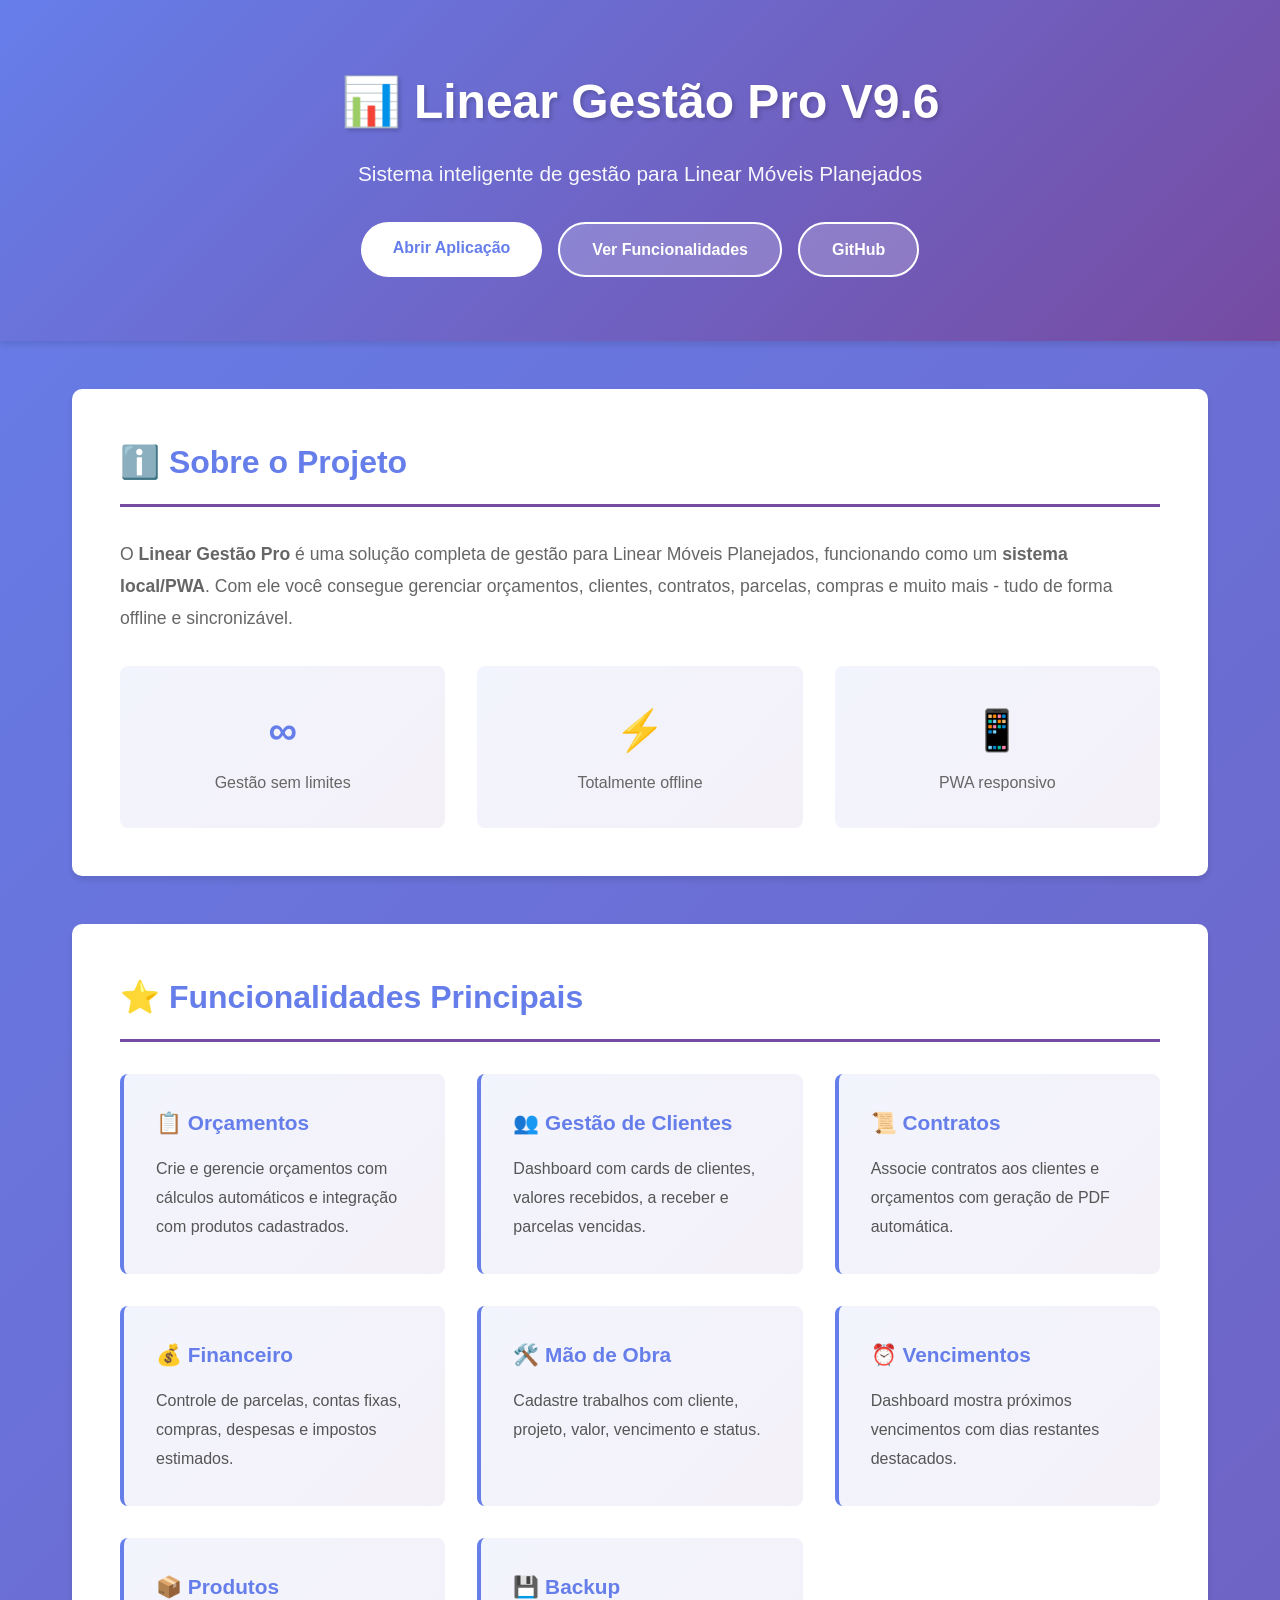
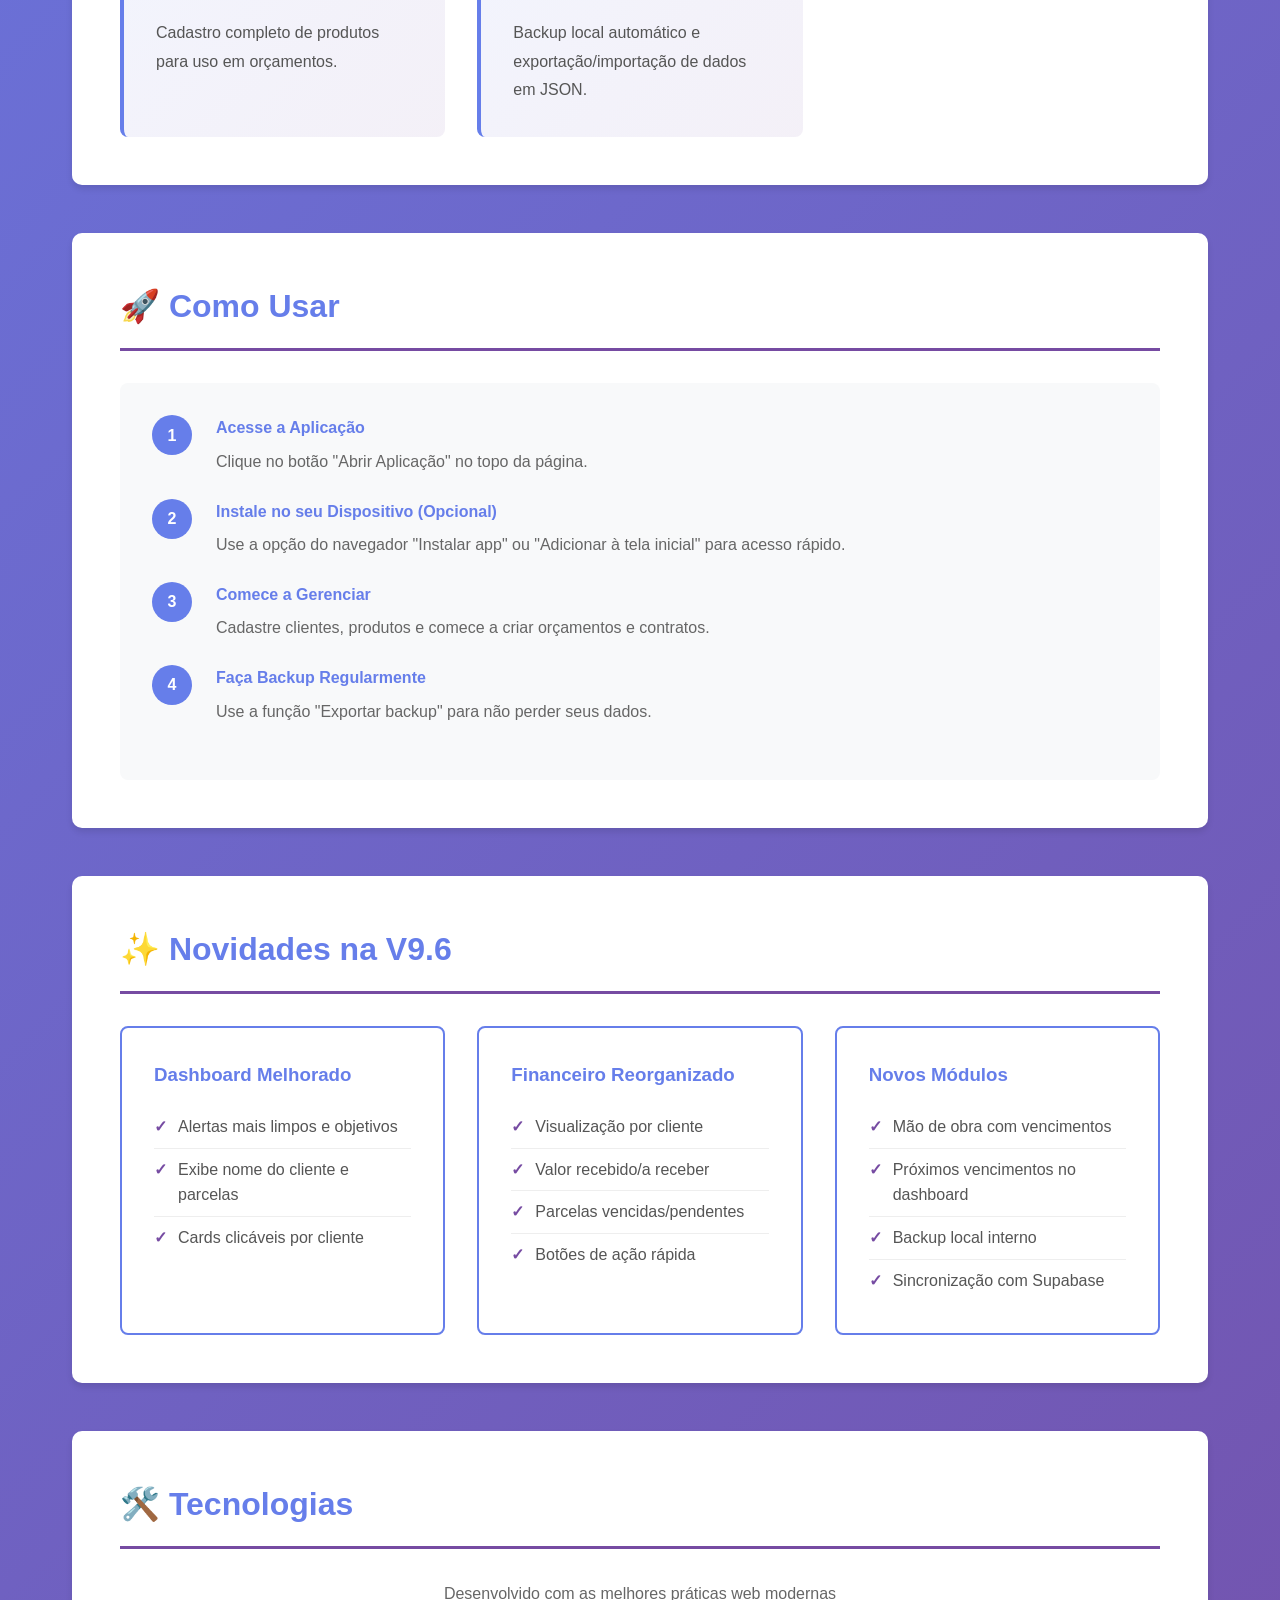
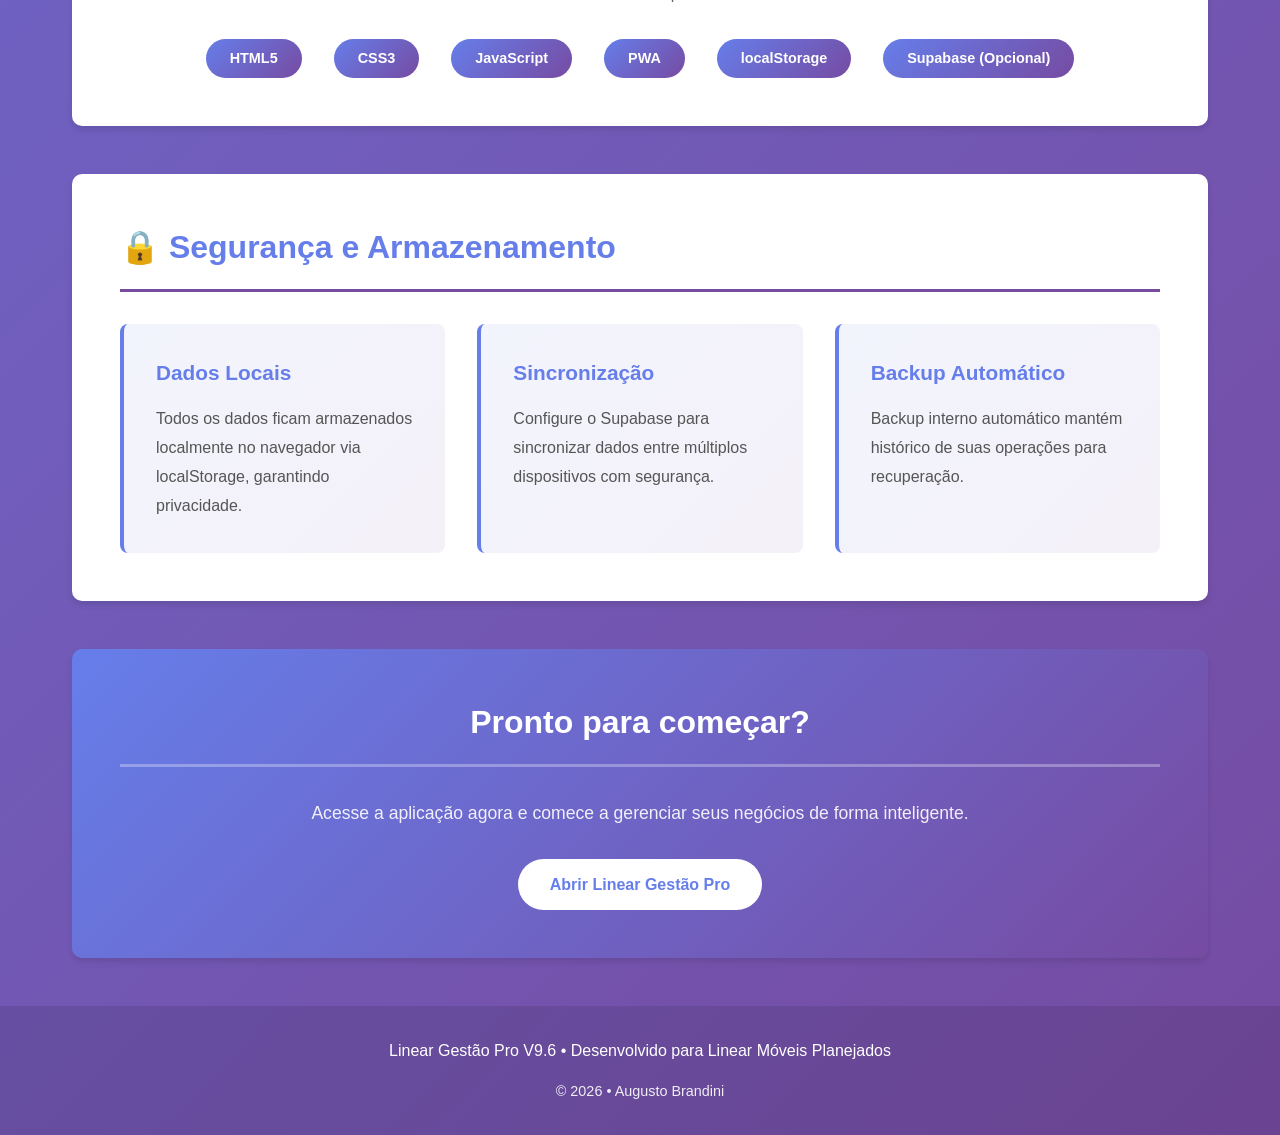
<file: landing.html>
<!DOCTYPE html>
<html lang="pt-BR">
<head>
    <meta charset="UTF-8">
    <meta name="viewport" content="width=device-width, initial-scale=1.0">
    <title>Linear Gestão Pro V9.6 - Sistema de Gestão</title>
    <style>
        * {
            margin: 0;
            padding: 0;
            box-sizing: border-box;
        }

        body {
            font-family: 'Segoe UI', Tahoma, Geneva, Verdana, sans-serif;
            line-height: 1.6;
            color: #333;
            background: linear-gradient(135deg, #667eea 0%, #764ba2 100%);
            min-height: 100vh;
        }

        header {
            background: linear-gradient(135deg, #667eea 0%, #764ba2 100%);
            color: white;
            padding: 4rem 2rem;
            text-align: center;
            box-shadow: 0 4px 6px rgba(0, 0, 0, 0.1);
        }

        header h1 {
            font-size: 3rem;
            margin-bottom: 1rem;
            text-shadow: 2px 2px 4px rgba(0, 0, 0, 0.2);
        }

        header p {
            font-size: 1.3rem;
            opacity: 0.95;
            margin-bottom: 2rem;
        }

        .cta-buttons {
            display: flex;
            gap: 1rem;
            justify-content: center;
            flex-wrap: wrap;
        }

        .btn {
            padding: 0.8rem 2rem;
            border: none;
            border-radius: 50px;
            font-size: 1rem;
            cursor: pointer;
            transition: all 0.3s ease;
            text-decoration: none;
            display: inline-block;
            font-weight: 600;
        }

        .btn-primary {
            background: white;
            color: #667eea;
        }

        .btn-primary:hover {
            transform: translateY(-2px);
            box-shadow: 0 8px 12px rgba(0, 0, 0, 0.2);
        }

        .btn-secondary {
            background: rgba(255, 255, 255, 0.2);
            color: white;
            border: 2px solid white;
        }

        .btn-secondary:hover {
            background: rgba(255, 255, 255, 0.3);
            transform: translateY(-2px);
        }

        .container {
            max-width: 1200px;
            margin: 0 auto;
            padding: 0 2rem;
        }

        section {
            background: white;
            margin: 3rem auto;
            padding: 3rem;
            border-radius: 10px;
            box-shadow: 0 4px 6px rgba(0, 0, 0, 0.1);
            width: 100%;
        }

        h2 {
            color: #667eea;
            margin-bottom: 2rem;
            font-size: 2rem;
            border-bottom: 3px solid #764ba2;
            padding-bottom: 1rem;
        }

        .features {
            display: grid;
            grid-template-columns: repeat(auto-fit, minmax(250px, 1fr));
            gap: 2rem;
            margin-top: 2rem;
        }

        .feature-card {
            background: linear-gradient(135deg, #667eea15 0%, #764ba215 100%);
            padding: 2rem;
            border-radius: 8px;
            border-left: 4px solid #667eea;
            transition: all 0.3s ease;
        }

        .feature-card:hover {
            transform: translateY(-5px);
            box-shadow: 0 8px 12px rgba(102, 126, 234, 0.2);
        }

        .feature-card h3 {
            color: #667eea;
            margin-bottom: 1rem;
            font-size: 1.3rem;
        }

        .feature-card p {
            color: #555;
            line-height: 1.8;
        }

        .steps {
            background: #f8f9fa;
            padding: 2rem;
            border-radius: 8px;
            margin-top: 2rem;
        }

        .step {
            display: flex;
            margin-bottom: 1.5rem;
            align-items: flex-start;
        }

        .step-number {
            background: #667eea;
            color: white;
            width: 40px;
            height: 40px;
            border-radius: 50%;
            display: flex;
            align-items: center;
            justify-content: center;
            font-weight: bold;
            margin-right: 1.5rem;
            flex-shrink: 0;
        }

        .step-content h4 {
            color: #667eea;
            margin-bottom: 0.5rem;
        }

        .step-content p {
            color: #666;
        }

        .versions {
            display: grid;
            grid-template-columns: repeat(auto-fit, minmax(280px, 1fr));
            gap: 2rem;
            margin-top: 2rem;
        }

        .version-card {
            border: 2px solid #667eea;
            padding: 2rem;
            border-radius: 8px;
            background: white;
        }

        .version-card h3 {
            color: #667eea;
            margin-bottom: 1rem;
        }

        .version-card ul {
            list-style: none;
            padding-left: 0;
        }

        .version-card li {
            padding: 0.5rem 0;
            color: #555;
            border-bottom: 1px solid #eee;
            padding-left: 1.5rem;
            position: relative;
        }

        .version-card li:last-child {
            border-bottom: none;
        }

        .version-card li:before {
            content: "✓";
            position: absolute;
            left: 0;
            color: #764ba2;
            font-weight: bold;
        }

        footer {
            background: rgba(0, 0, 0, 0.1);
            color: white;
            text-align: center;
            padding: 2rem;
            margin-top: 3rem;
        }

        .tech-stack {
            display: flex;
            justify-content: center;
            gap: 2rem;
            margin-top: 2rem;
            flex-wrap: wrap;
        }

        .tech-badge {
            background: linear-gradient(135deg, #667eea 0%, #764ba2 100%);
            color: white;
            padding: 0.5rem 1.5rem;
            border-radius: 50px;
            font-size: 0.9rem;
            font-weight: 600;
        }

        @media (max-width: 768px) {
            header h1 {
                font-size: 2rem;
            }

            header p {
                font-size: 1.1rem;
            }

            section {
                padding: 1.5rem;
                margin: 2rem auto;
            }

            h2 {
                font-size: 1.5rem;
            }

            .cta-buttons {
                flex-direction: column;
            }

            .btn {
                width: 100%;
                text-align: center;
            }
        }

        .stats {
            display: grid;
            grid-template-columns: repeat(auto-fit, minmax(200px, 1fr));
            gap: 2rem;
            margin-top: 2rem;
        }

        .stat-card {
            text-align: center;
            padding: 2rem;
            background: linear-gradient(135deg, #667eea15 0%, #764ba215 100%);
            border-radius: 8px;
        }

        .stat-number {
            font-size: 2.5rem;
            font-weight: bold;
            color: #667eea;
            margin-bottom: 0.5rem;
        }

        .stat-label {
            color: #666;
            font-weight: 500;
        }
    </style>
</head>
<body>
    <header>
        <h1>📊 Linear Gestão Pro V9.6</h1>
        <p>Sistema inteligente de gestão para Linear Móveis Planejados</p>
        <div class="cta-buttons">
            <a href="./index.html" class="btn btn-primary">Abrir Aplicação</a>
            <a href="#funcionalidades" class="btn btn-secondary">Ver Funcionalidades</a>
            <a href="https://github.com/Augusto23brandini/site-de-or-amento-da-linear" class="btn btn-secondary" target="_blank">GitHub</a>
        </div>
    </header>

    <div class="container">
        <!-- Sobre -->
        <section>
            <h2>ℹ️ Sobre o Projeto</h2>
            <p style="font-size: 1.1rem; color: #666; line-height: 1.8;">
                O <strong>Linear Gestão Pro</strong> é uma solução completa de gestão para Linear Móveis Planejados, 
                funcionando como um <strong>sistema local/PWA</strong>. Com ele você consegue gerenciar orçamentos, 
                clientes, contratos, parcelas, compras e muito mais - tudo de forma offline e sincronizável.
            </p>
            <div class="stats">
                <div class="stat-card">
                    <div class="stat-number">∞</div>
                    <div class="stat-label">Gestão sem limites</div>
                </div>
                <div class="stat-card">
                    <div class="stat-number">⚡</div>
                    <div class="stat-label">Totalmente offline</div>
                </div>
                <div class="stat-card">
                    <div class="stat-number">📱</div>
                    <div class="stat-label">PWA responsivo</div>
                </div>
            </div>
        </section>

        <!-- Funcionalidades -->
        <section id="funcionalidades">
            <h2>⭐ Funcionalidades Principais</h2>
            <div class="features">
                <div class="feature-card">
                    <h3>📋 Orçamentos</h3>
                    <p>Crie e gerencie orçamentos com cálculos automáticos e integração com produtos cadastrados.</p>
                </div>
                <div class="feature-card">
                    <h3>👥 Gestão de Clientes</h3>
                    <p>Dashboard com cards de clientes, valores recebidos, a receber e parcelas vencidas.</p>
                </div>
                <div class="feature-card">
                    <h3>📜 Contratos</h3>
                    <p>Associe contratos aos clientes e orçamentos com geração de PDF automática.</p>
                </div>
                <div class="feature-card">
                    <h3>💰 Financeiro</h3>
                    <p>Controle de parcelas, contas fixas, compras, despesas e impostos estimados.</p>
                </div>
                <div class="feature-card">
                    <h3>🛠️ Mão de Obra</h3>
                    <p>Cadastre trabalhos com cliente, projeto, valor, vencimento e status.</p>
                </div>
                <div class="feature-card">
                    <h3>⏰ Vencimentos</h3>
                    <p>Dashboard mostra próximos vencimentos com dias restantes destacados.</p>
                </div>
                <div class="feature-card">
                    <h3>📦 Produtos</h3>
                    <p>Cadastro completo de produtos para uso em orçamentos.</p>
                </div>
                <div class="feature-card">
                    <h3>💾 Backup</h3>
                    <p>Backup local automático e exportação/importação de dados em JSON.</p>
                </div>
            </div>
        </section>

        <!-- Como Usar -->
        <section>
            <h2>🚀 Como Usar</h2>
            <div class="steps">
                <div class="step">
                    <div class="step-number">1</div>
                    <div class="step-content">
                        <h4>Acesse a Aplicação</h4>
                        <p>Clique no botão "Abrir Aplicação" no topo da página.</p>
                    </div>
                </div>
                <div class="step">
                    <div class="step-number">2</div>
                    <div class="step-content">
                        <h4>Instale no seu Dispositivo (Opcional)</h4>
                        <p>Use a opção do navegador "Instalar app" ou "Adicionar à tela inicial" para acesso rápido.</p>
                    </div>
                </div>
                <div class="step">
                    <div class="step-number">3</div>
                    <div class="step-content">
                        <h4>Comece a Gerenciar</h4>
                        <p>Cadastre clientes, produtos e comece a criar orçamentos e contratos.</p>
                    </div>
                </div>
                <div class="step">
                    <div class="step-number">4</div>
                    <div class="step-content">
                        <h4>Faça Backup Regularmente</h4>
                        <p>Use a função "Exportar backup" para não perder seus dados.</p>
                    </div>
                </div>
            </div>
        </section>

        <!-- Novidades V9.6 -->
        <section>
            <h2>✨ Novidades na V9.6</h2>
            <div class="versions">
                <div class="version-card">
                    <h3>Dashboard Melhorado</h3>
                    <ul>
                        <li>Alertas mais limpos e objetivos</li>
                        <li>Exibe nome do cliente e parcelas</li>
                        <li>Cards clicáveis por cliente</li>
                    </ul>
                </div>
                <div class="version-card">
                    <h3>Financeiro Reorganizado</h3>
                    <ul>
                        <li>Visualização por cliente</li>
                        <li>Valor recebido/a receber</li>
                        <li>Parcelas vencidas/pendentes</li>
                        <li>Botões de ação rápida</li>
                    </ul>
                </div>
                <div class="version-card">
                    <h3>Novos Módulos</h3>
                    <ul>
                        <li>Mão de obra com vencimentos</li>
                        <li>Próximos vencimentos no dashboard</li>
                        <li>Backup local interno</li>
                        <li>Sincronização com Supabase</li>
                    </ul>
                </div>
            </div>
        </section>

        <!-- Tecnologias -->
        <section>
            <h2>🛠️ Tecnologias</h2>
            <p style="text-align: center; color: #666; margin-bottom: 2rem;">
                Desenvolvido com as melhores práticas web modernas
            </p>
            <div class="tech-stack">
                <div class="tech-badge">HTML5</div>
                <div class="tech-badge">CSS3</div>
                <div class="tech-badge">JavaScript</div>
                <div class="tech-badge">PWA</div>
                <div class="tech-badge">localStorage</div>
                <div class="tech-badge">Supabase (Opcional)</div>
            </div>
        </section>

        <!-- Armazenamento de Dados -->
        <section>
            <h2>🔒 Segurança e Armazenamento</h2>
            <div class="features">
                <div class="feature-card">
                    <h3>Dados Locais</h3>
                    <p>Todos os dados ficam armazenados localmente no navegador via localStorage, garantindo privacidade.</p>
                </div>
                <div class="feature-card">
                    <h3>Sincronização</h3>
                    <p>Configure o Supabase para sincronizar dados entre múltiplos dispositivos com segurança.</p>
                </div>
                <div class="feature-card">
                    <h3>Backup Automático</h3>
                    <p>Backup interno automático mantém histórico de suas operações para recuperação.</p>
                </div>
            </div>
        </section>

        <!-- CTA Final -->
        <section style="text-align: center; background: linear-gradient(135deg, #667eea 0%, #764ba2 100%); color: white;">
            <h2 style="color: white; border-bottom-color: rgba(255,255,255,0.3);">Pronto para começar?</h2>
            <p style="color: rgba(255,255,255,0.9); font-size: 1.1rem; margin-bottom: 2rem;">
                Acesse a aplicação agora e comece a gerenciar seus negócios de forma inteligente.
            </p>
            <a href="./index.html" class="btn btn-primary">Abrir Linear Gestão Pro</a>
        </section>
    </div>

    <footer>
        <p>Linear Gestão Pro V9.6 • Desenvolvido para Linear Móveis Planejados</p>
        <p style="margin-top: 1rem; font-size: 0.9rem; opacity: 0.9;">
            © 2026 • <a href="https://github.com/Augusto23brandini" style="color: inherit; text-decoration: none;">Augusto Brandini</a>
        </p>
    </footer>

    <script>
        // Suavizar scroll para links internos
        document.querySelectorAll('a[href^="#"]').forEach(anchor => {
            anchor.addEventListener('click', function (e) {
                e.preventDefault();
                const target = document.querySelector(this.getAttribute('href'));
                if (target) {
                    target.scrollIntoView({
                        behavior: 'smooth',
                        block: 'start'
                    });
                }
            });
        });
    </script>
</body>
</html>
</file>
